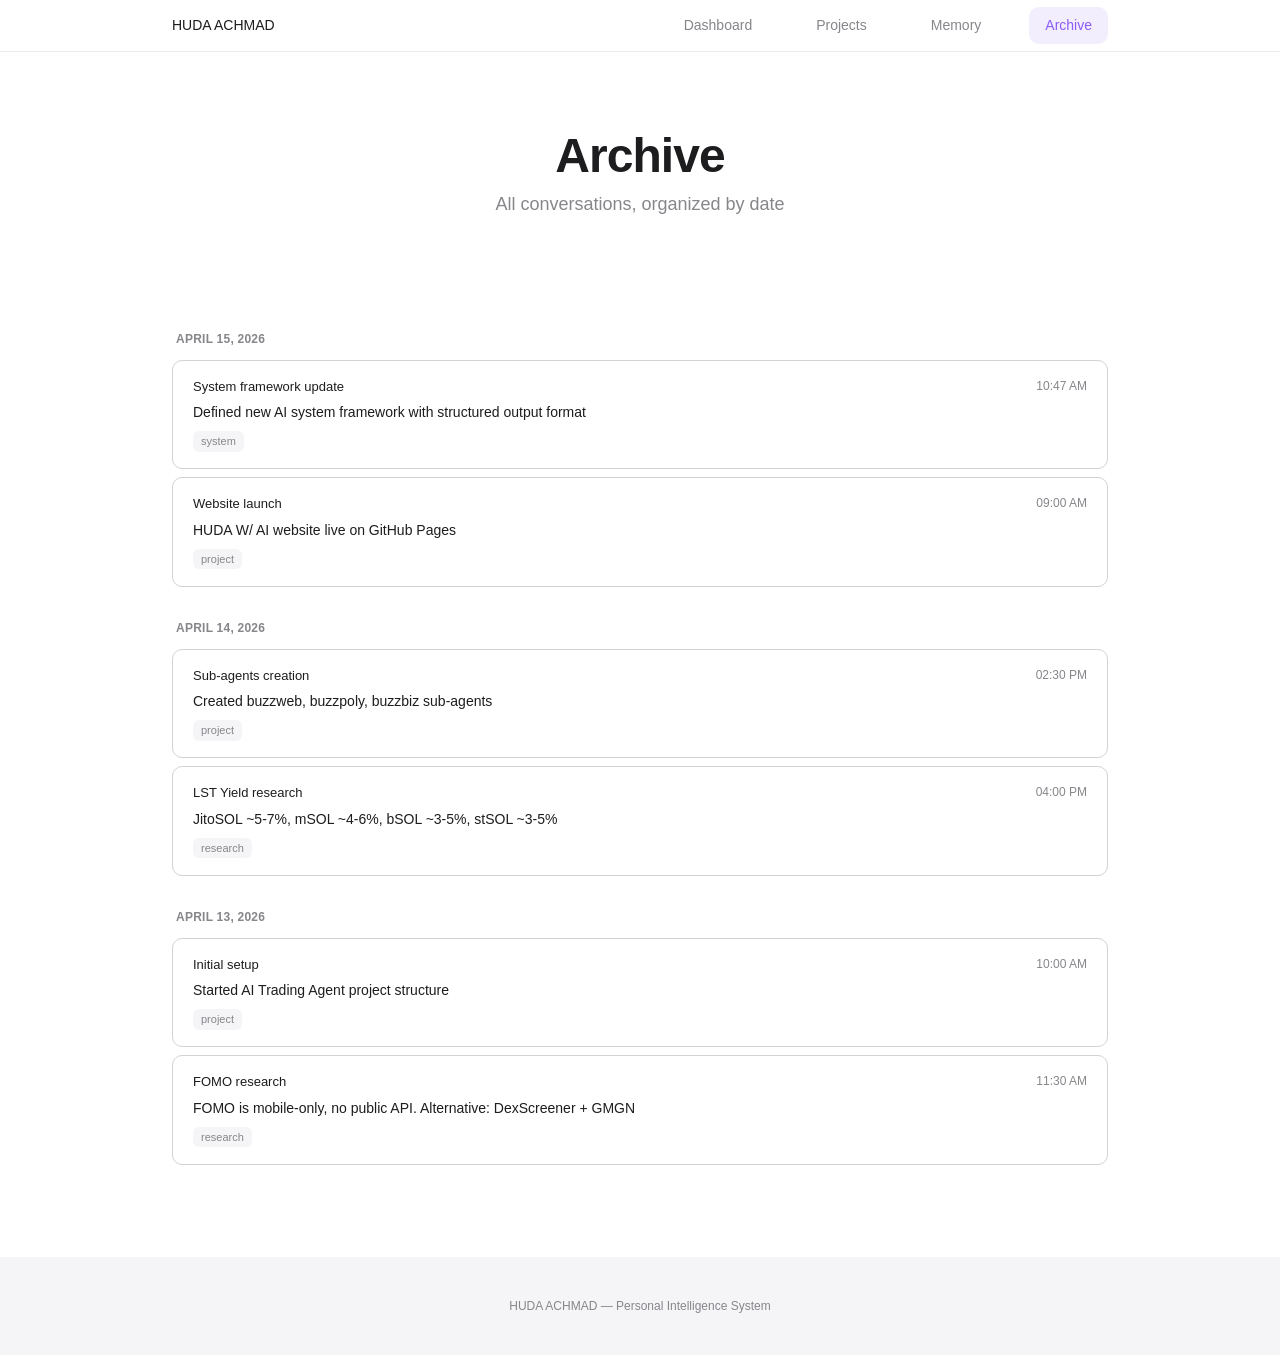
<file: archive.html>
<!DOCTYPE html>
<html lang="en">
<head>
    <meta charset="UTF-8">
    <meta name="viewport" content="width=device-width, initial-scale=1.0">
    <title>Archive | HUDA ACHMAD</title>
    <link rel="stylesheet" href="assets/css/styles.css">
    <style>
    :root {
        --bg: #ffffff;
        --bg-alt: #f5f5f7;
        --text: #1d1d1f;
        --text-secondary: #86868b;
        --accent: #0071e3;
        --border: #d2d2d7;
    }
    
    * { margin: 0; padding: 0; box-sizing: border-box; }
    
    body {
        font-family: -apple-system, BlinkMacSystemFont, 'SF Pro Text', sans-serif;
        background: var(--bg);
        color: var(--text);
        line-height: 1.5;
        -webkit-font-smoothing: antialiased;
    }
    
    nav {
        position: fixed;
        top: 0;
        left: 0;
        right: 0;
        height: 52px;
        background: rgba(255,255,255,0.8);
        backdrop-filter: saturate(180%) blur(20px);
        border-bottom: 1px solid rgba(0,0,0,0.08);
        display: flex;
        align-items: center;
        justify-content: center;
        z-index: 1000;
    }
    
    .nav-content {
        width: 100%;
        max-width: 980px;
        display: flex;
        align-items: center;
        justify-content: space-between;
        padding: 0 22px;
    }
    
    .nav-brand {
        font-size: 14px;
        font-weight: 500;
        color: var(--text);
        text-decoration: none;
    }
    
    .nav-links {
        display: flex;
        gap: 32px;
        list-style: none;
    }
    
    .nav-links a {
        font-size: 12px;
        color: var(--text-secondary);
        text-decoration: none;
        transition: color 0.2s;
    }
    
    .nav-links a:hover,
    .nav-links a.active {
        color: var(--text);
    }
    
    .hero {
        padding: 130px 22px 40px;
        text-align: center;
    }
    
    .hero-title {
        font-size: clamp(32px, 5vw, 48px);
        font-weight: 600;
        letter-spacing: -0.02em;
        margin-bottom: 8px;
    }
    
    .hero-subtitle {
        font-size: 18px;
        color: var(--text-secondary);
    }
    
    .section {
        padding: 40px 22px 60px;
        max-width: 980px;
        margin: 0 auto;
    }
    
    .section-title {
        font-size: 21px;
        font-weight: 600;
        margin-bottom: 24px;
        text-align: center;
    }
    
    .date-group {
        margin-bottom: 32px;
    }
    
    .date-label {
        font-size: 12px;
        font-weight: 600;
        color: var(--text-secondary);
        text-transform: uppercase;
        letter-spacing: 0.02em;
        margin-bottom: 12px;
        padding-left: 4px;
    }
    
    .archive-item {
        background: var(--bg);
        border-radius: 10px;
        padding: 16px 20px;
        border: 1px solid var(--border);
        margin-bottom: 8px;
    }
    
    .archive-item-header {
        display: flex;
        justify-content: space-between;
        margin-bottom: 6px;
    }
    
    .archive-item-time {
        font-size: 12px;
        color: var(--text-secondary);
    }
    
    .archive-item-content {
        font-size: 14px;
    }
    
    .archive-item-tag {
        display: inline-block;
        font-size: 11px;
        padding: 2px 8px;
        background: var(--bg-alt);
        border-radius: 6px;
        margin-top: 8px;
        color: var(--text-secondary);
    }
    
    footer {
        padding: 40px 22px;
        text-align: center;
        background: var(--bg-alt);
    }
    
    footer p {
        font-size: 12px;
        color: var(--text-secondary);
    }
    
    @media (max-width: 768px) {
        .nav-links { display: none; }
    }
    </style>
</head>
<body>
    <nav>
        <div class="nav-content">
            <a href="index.html" class="nav-brand">HUDA ACHMAD</a>
            <ul class="nav-links">
                <li><a href="index.html">Dashboard</a></li>
                <li><a href="projects.html">Projects</a></li>
                <li><a href="memory.html">Memory</a></li>
                <li><a href="archive.html" class="active">Archive</a></li>
            </ul>
        </div>
    </nav>

    <main>
        <section class="hero">
            <h1 class="hero-title">Archive</h1>
            <p class="hero-subtitle">All conversations, organized by date</p>
        </section>

        <section class="section">
            <div class="date-group">
                <div class="date-label">April 15, 2026</div>
                <div class="archive-item">
                    <div class="archive-item-header">
                        <span style="font-size: 13px; font-weight: 500;">System framework update</span>
                        <span class="archive-item-time">10:47 AM</span>
                    </div>
                    <div class="archive-item-content">Defined new AI system framework with structured output format</div>
                    <span class="archive-item-tag">system</span>
                </div>
                <div class="archive-item">
                    <div class="archive-item-header">
                        <span style="font-size: 13px; font-weight: 500;">Website launch</span>
                        <span class="archive-item-time">09:00 AM</span>
                    </div>
                    <div class="archive-item-content">HUDA W/ AI website live on GitHub Pages</div>
                    <span class="archive-item-tag">project</span>
                </div>
            </div>

            <div class="date-group">
                <div class="date-label">April 14, 2026</div>
                <div class="archive-item">
                    <div class="archive-item-header">
                        <span style="font-size: 13px; font-weight: 500;">Sub-agents creation</span>
                        <span class="archive-item-time">02:30 PM</span>
                    </div>
                    <div class="archive-item-content">Created buzzweb, buzzpoly, buzzbiz sub-agents</div>
                    <span class="archive-item-tag">project</span>
                </div>
                <div class="archive-item">
                    <div class="archive-item-header">
                        <span style="font-size: 13px; font-weight: 500;">LST Yield research</span>
                        <span class="archive-item-time">04:00 PM</span>
                    </div>
                    <div class="archive-item-content">JitoSOL ~5-7%, mSOL ~4-6%, bSOL ~3-5%, stSOL ~3-5%</div>
                    <span class="archive-item-tag">research</span>
                </div>
            </div>

            <div class="date-group">
                <div class="date-label">April 13, 2026</div>
                <div class="archive-item">
                    <div class="archive-item-header">
                        <span style="font-size: 13px; font-weight: 500;">Initial setup</span>
                        <span class="archive-item-time">10:00 AM</span>
                    </div>
                    <div class="archive-item-content">Started AI Trading Agent project structure</div>
                    <span class="archive-item-tag">project</span>
                </div>
                <div class="archive-item">
                    <div class="archive-item-header">
                        <span style="font-size: 13px; font-weight: 500;">FOMO research</span>
                        <span class="archive-item-time">11:30 AM</span>
                    </div>
                    <div class="archive-item-content">FOMO is mobile-only, no public API. Alternative: DexScreener + GMGN</div>
                    <span class="archive-item-tag">research</span>
                </div>
            </div>
        </section>
    </main>

    <footer>
        <p>HUDA ACHMAD — Personal Intelligence System</p>
    </footer>
</body>
</html>
</file>
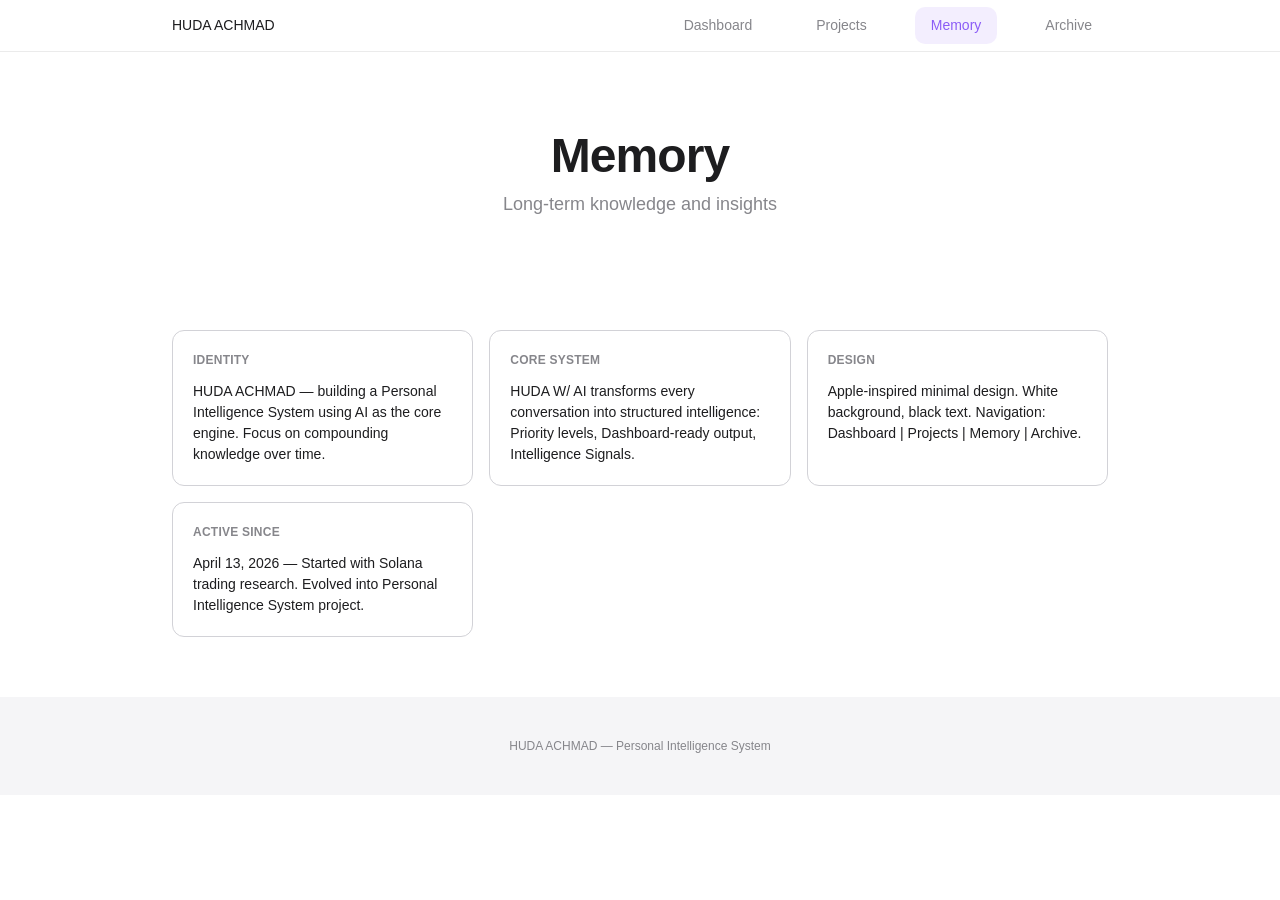
<file: memory.html>
<!DOCTYPE html>
<html lang="en">
<head>
    <meta charset="UTF-8">
    <meta name="viewport" content="width=device-width, initial-scale=1.0">
    <title>Memory | HUDA ACHMAD</title>
    <link rel="stylesheet" href="assets/css/styles.css">
    <style>
    :root {
        --bg: #ffffff;
        --bg-alt: #f5f5f7;
        --text: #1d1d1f;
        --text-secondary: #86868b;
        --accent: #0071e3;
        --border: #d2d2d7;
    }
    
    * { margin: 0; padding: 0; box-sizing: border-box; }
    
    body {
        font-family: -apple-system, BlinkMacSystemFont, 'SF Pro Text', sans-serif;
        background: var(--bg);
        color: var(--text);
        line-height: 1.5;
        -webkit-font-smoothing: antialiased;
    }
    
    nav {
        position: fixed;
        top: 0;
        left: 0;
        right: 0;
        height: 52px;
        background: rgba(255,255,255,0.8);
        backdrop-filter: saturate(180%) blur(20px);
        border-bottom: 1px solid rgba(0,0,0,0.08);
        display: flex;
        align-items: center;
        justify-content: center;
        z-index: 1000;
    }
    
    .nav-content {
        width: 100%;
        max-width: 980px;
        display: flex;
        align-items: center;
        justify-content: space-between;
        padding: 0 22px;
    }
    
    .nav-brand {
        font-size: 14px;
        font-weight: 500;
        color: var(--text);
        text-decoration: none;
    }
    
    .nav-links {
        display: flex;
        gap: 32px;
        list-style: none;
    }
    
    .nav-links a {
        font-size: 12px;
        color: var(--text-secondary);
        text-decoration: none;
        transition: color 0.2s;
    }
    
    .nav-links a:hover,
    .nav-links a.active {
        color: var(--text);
    }
    
    .hero {
        padding: 130px 22px 40px;
        text-align: center;
    }
    
    .hero-title {
        font-size: clamp(32px, 5vw, 48px);
        font-weight: 600;
        letter-spacing: -0.02em;
        margin-bottom: 8px;
    }
    
    .hero-subtitle {
        font-size: 18px;
        color: var(--text-secondary);
    }
    
    .section {
        padding: 40px 22px 60px;
        max-width: 980px;
        margin: 0 auto;
    }
    
    .section-title {
        font-size: 21px;
        font-weight: 600;
        margin-bottom: 24px;
        text-align: center;
    }
    
    .memory-grid {
        display: grid;
        grid-template-columns: repeat(auto-fit, minmax(280px, 1fr));
        gap: 16px;
    }
    
    .memory-card {
        background: var(--bg);
        border-radius: 12px;
        padding: 20px;
        border: 1px solid var(--border);
    }
    
    .memory-card-title {
        font-size: 12px;
        font-weight: 600;
        color: var(--text-secondary);
        text-transform: uppercase;
        letter-spacing: 0.02em;
        margin-bottom: 12px;
    }
    
    .memory-card-content {
        font-size: 14px;
        color: var(--text);
    }
    
    footer {
        padding: 40px 22px;
        text-align: center;
        background: var(--bg-alt);
    }
    
    footer p {
        font-size: 12px;
        color: var(--text-secondary);
    }
    
    @media (max-width: 768px) {
        .nav-links { display: none; }
    }
    </style>
</head>
<body>
    <nav>
        <div class="nav-content">
            <a href="index.html" class="nav-brand">HUDA ACHMAD</a>
            <ul class="nav-links">
                <li><a href="index.html">Dashboard</a></li>
                <li><a href="projects.html">Projects</a></li>
                <li><a href="memory.html" class="active">Memory</a></li>
                <li><a href="archive.html">Archive</a></li>
            </ul>
        </div>
    </nav>

    <main>
        <section class="hero">
            <h1 class="hero-title">Memory</h1>
            <p class="hero-subtitle">Long-term knowledge and insights</p>
        </section>

        <section class="section">
            <div class="memory-grid">
                <div class="memory-card">
                    <div class="memory-card-title">Identity</div>
                    <div class="memory-card-content">
                        HUDA ACHMAD — building a Personal Intelligence System using AI as the core engine.
                        Focus on compounding knowledge over time.
                    </div>
                </div>
                <div class="memory-card">
                    <div class="memory-card-title">Core System</div>
                    <div class="memory-card-content">
                        HUDA W/ AI transforms every conversation into structured intelligence:
                        Priority levels, Dashboard-ready output, Intelligence Signals.
                    </div>
                </div>
                <div class="memory-card">
                    <div class="memory-card-title">Design</div>
                    <div class="memory-card-content">
                        Apple-inspired minimal design. White background, black text.
                        Navigation: Dashboard | Projects | Memory | Archive.
                    </div>
                </div>
                <div class="memory-card">
                    <div class="memory-card-title">Active Since</div>
                    <div class="memory-card-content">
                        April 13, 2026 — Started with Solana trading research.
                        Evolved into Personal Intelligence System project.
                    </div>
                </div>
            </div>
        </section>
    </main>

    <footer>
        <p>HUDA ACHMAD — Personal Intelligence System</p>
    </footer>
</body>
</html>
</file>
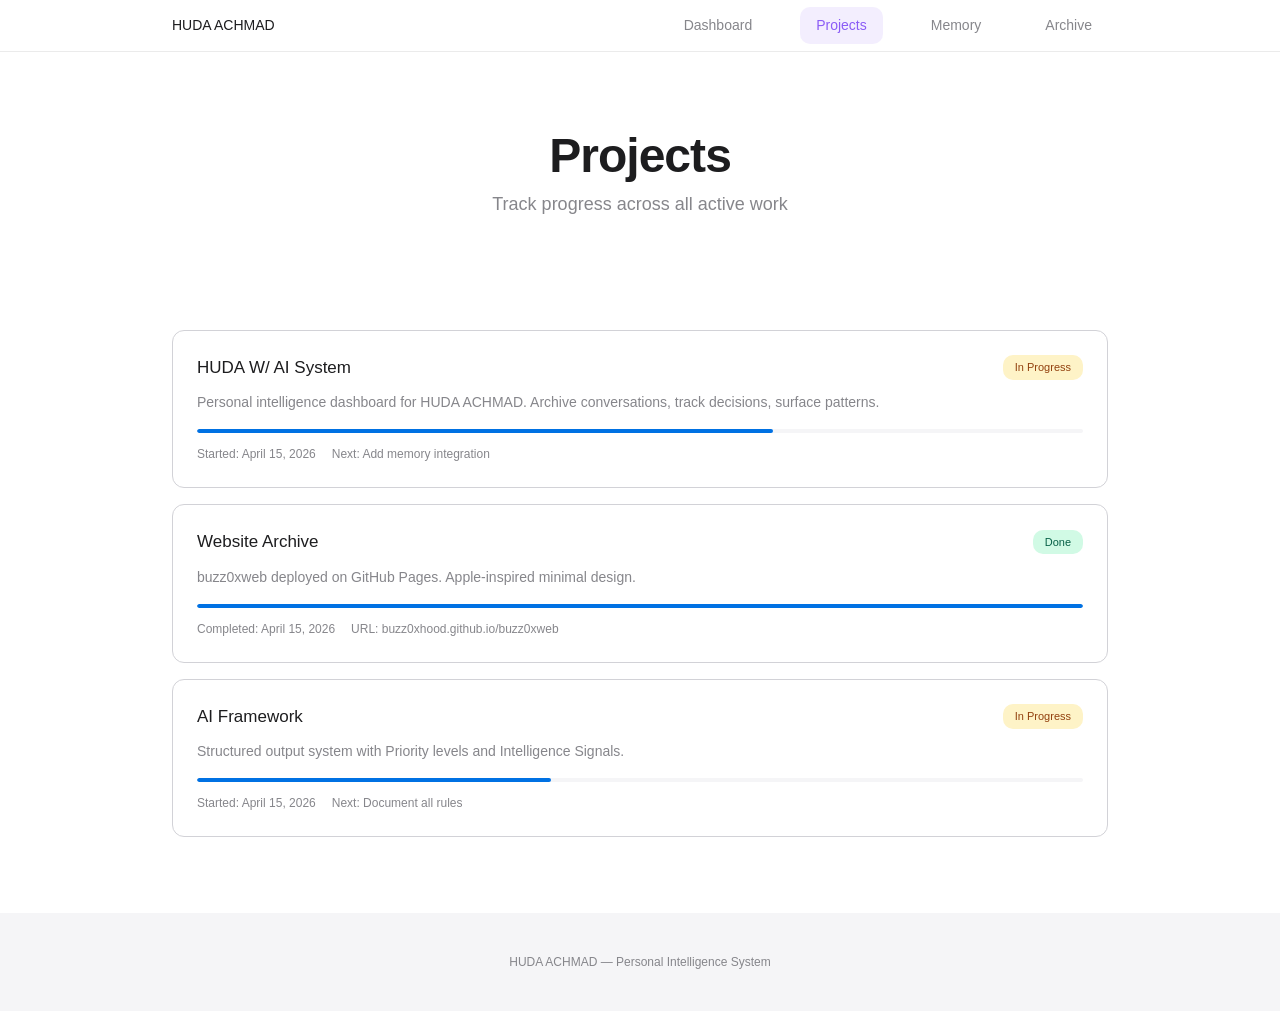
<file: projects.html>
<!DOCTYPE html>
<html lang="en">
<head>
    <meta charset="UTF-8">
    <meta name="viewport" content="width=device-width, initial-scale=1.0">
    <title>Projects | HUDA ACHMAD</title>
    <link rel="stylesheet" href="assets/css/styles.css">
    <style>
    :root {
        --bg: #ffffff;
        --bg-alt: #f5f5f7;
        --text: #1d1d1f;
        --text-secondary: #86868b;
        --accent: #0071e3;
        --border: #d2d2d7;
    }
    
    * { margin: 0; padding: 0; box-sizing: border-box; }
    
    body {
        font-family: -apple-system, BlinkMacSystemFont, 'SF Pro Text', sans-serif;
        background: var(--bg);
        color: var(--text);
        line-height: 1.5;
        -webkit-font-smoothing: antialiased;
    }
    
    nav {
        position: fixed;
        top: 0;
        left: 0;
        right: 0;
        height: 52px;
        background: rgba(255,255,255,0.8);
        backdrop-filter: saturate(180%) blur(20px);
        border-bottom: 1px solid rgba(0,0,0,0.08);
        display: flex;
        align-items: center;
        justify-content: center;
        z-index: 1000;
    }
    
    .nav-content {
        width: 100%;
        max-width: 980px;
        display: flex;
        align-items: center;
        justify-content: space-between;
        padding: 0 22px;
    }
    
    .nav-brand {
        font-size: 14px;
        font-weight: 500;
        color: var(--text);
        text-decoration: none;
    }
    
    .nav-links {
        display: flex;
        gap: 32px;
        list-style: none;
    }
    
    .nav-links a {
        font-size: 12px;
        color: var(--text-secondary);
        text-decoration: none;
        transition: color 0.2s;
    }
    
    .nav-links a:hover,
    .nav-links a.active {
        color: var(--text);
    }
    
    .hero {
        padding: 130px 22px 40px;
        text-align: center;
    }
    
    .hero-title {
        font-size: clamp(32px, 5vw, 48px);
        font-weight: 600;
        letter-spacing: -0.02em;
        margin-bottom: 8px;
    }
    
    .hero-subtitle {
        font-size: 18px;
        color: var(--text-secondary);
    }
    
    .section {
        padding: 40px 22px 60px;
        max-width: 980px;
        margin: 0 auto;
    }
    
    .section-title {
        font-size: 21px;
        font-weight: 600;
        margin-bottom: 24px;
        text-align: center;
    }
    
    .project-card {
        background: var(--bg);
        border-radius: 12px;
        padding: 24px;
        border: 1px solid var(--border);
        margin-bottom: 16px;
    }
    
    .project-header {
        display: flex;
        justify-content: space-between;
        align-items: center;
        margin-bottom: 12px;
    }
    
    .project-name {
        font-size: 17px;
        font-weight: 500;
    }
    
    .project-status {
        font-size: 11px;
        padding: 4px 12px;
        border-radius: 10px;
        background: #d1fae5;
        color: #065f46;
    }
    
    .project-status.in-progress {
        background: #fef3c7;
        color: #92400e;
    }
    
    .project-status.pending {
        background: #f3f4f6;
        color: #6b7280;
    }
    
    .project-desc {
        font-size: 14px;
        color: var(--text-secondary);
        margin-bottom: 16px;
    }
    
    .progress-bar {
        height: 4px;
        background: var(--bg-alt);
        border-radius: 2px;
        overflow: hidden;
        margin-bottom: 12px;
    }
    
    .progress-fill {
        height: 100%;
        background: var(--accent);
        border-radius: 2px;
    }
    
    .project-meta {
        display: flex;
        gap: 16px;
        font-size: 12px;
        color: var(--text-secondary);
    }
    
    footer {
        padding: 40px 22px;
        text-align: center;
        background: var(--bg-alt);
    }
    
    footer p {
        font-size: 12px;
        color: var(--text-secondary);
    }
    
    @media (max-width: 768px) {
        .nav-links { display: none; }
    }
    </style>
</head>
<body>
    <nav>
        <div class="nav-content">
            <a href="index.html" class="nav-brand">HUDA ACHMAD</a>
            <ul class="nav-links">
                <li><a href="index.html">Dashboard</a></li>
                <li><a href="projects.html" class="active">Projects</a></li>
                <li><a href="memory.html">Memory</a></li>
                <li><a href="archive.html">Archive</a></li>
            </ul>
        </div>
    </nav>

    <main>
        <section class="hero">
            <h1 class="hero-title">Projects</h1>
            <p class="hero-subtitle">Track progress across all active work</p>
        </section>

        <section class="section">
            <div class="project-card">
                <div class="project-header">
                    <span class="project-name">HUDA W/ AI System</span>
                    <span class="project-status in-progress">In Progress</span>
                </div>
                <p class="project-desc">Personal intelligence dashboard for HUDA ACHMAD. Archive conversations, track decisions, surface patterns.</p>
                <div class="progress-bar">
                    <div class="progress-fill" style="width: 65%;"></div>
                </div>
                <div class="project-meta">
                    <span>Started: April 15, 2026</span>
                    <span>Next: Add memory integration</span>
                </div>
            </div>

            <div class="project-card">
                <div class="project-header">
                    <span class="project-name">Website Archive</span>
                    <span class="project-status">Done</span>
                </div>
                <p class="project-desc">buzz0xweb deployed on GitHub Pages. Apple-inspired minimal design.</p>
                <div class="progress-bar">
                    <div class="progress-fill" style="width: 100%;"></div>
                </div>
                <div class="project-meta">
                    <span>Completed: April 15, 2026</span>
                    <span>URL: buzz0xhood.github.io/buzz0xweb</span>
                </div>
            </div>

            <div class="project-card">
                <div class="project-header">
                    <span class="project-name">AI Framework</span>
                    <span class="project-status in-progress">In Progress</span>
                </div>
                <p class="project-desc">Structured output system with Priority levels and Intelligence Signals.</p>
                <div class="progress-bar">
                    <div class="progress-fill" style="width: 40%;"></div>
                </div>
                <div class="project-meta">
                    <span>Started: April 15, 2026</span>
                    <span>Next: Document all rules</span>
                </div>
            </div>
        </section>
    </main>

    <footer>
        <p>HUDA ACHMAD — Personal Intelligence System</p>
    </footer>
</body>
</html>
</file>
<file: assets/css/styles.css>
/* ========================================
   Solana Trading Archive - Main Styles
   Dark Crypto Premium Aesthetic
   ======================================== */

:root {
    --bg-primary: #0a0a0f;
    --bg-secondary: #12121a;
    --bg-card: #1a1a24;
    --bg-card-hover: #22222e;
    --bg-input: #0f0f18;
    
    --accent-primary: #8b5cf6;
    --accent-secondary: #a78bfa;
    --accent-glow: rgba(139, 92, 246, 0.3);
    
    --gains: #22c55e;
    --loss: #ef4444;
    --warning: #f59e0b;
    
    --text-primary: #ffffff;
    --text-secondary: #a1a1aa;
    --text-muted: #71717a;
    
    --border-color: #27272a;
    --border-light: #3f3f46;
    
    --font-sans: 'Inter', -apple-system, BlinkMacSystemFont, sans-serif;
    --font-mono: 'JetBrains Mono', 'Fira Code', monospace;
    
    --radius-sm: 6px;
    --radius-md: 10px;
    --radius-lg: 16px;
    --radius-xl: 24px;
    
    --shadow-sm: 0 2px 8px rgba(0, 0, 0, 0.3);
    --shadow-md: 0 4px 16px rgba(0, 0, 0, 0.4);
    --shadow-lg: 0 8px 32px rgba(0, 0, 0, 0.5);
    --shadow-glow: 0 0 30px var(--accent-glow);
    
    --transition-fast: 150ms ease;
    --transition-normal: 250ms ease;
    --transition-slow: 400ms ease;
}

* {
    margin: 0;
    padding: 0;
    box-sizing: border-box;
}

html {
    scroll-behavior: smooth;
}

body {
    font-family: var(--font-sans);
    background: var(--bg-primary);
    color: var(--text-primary);
    line-height: 1.6;
    min-height: 100vh;
    overflow-x: hidden;
}

a {
    color: var(--accent-primary);
    text-decoration: none;
    transition: color var(--transition-fast);
}

a:hover {
    color: var(--accent-secondary);
}

/* ========================================
   Navigation
   ======================================== */

.navbar {
    position: fixed;
    top: 0;
    left: 0;
    right: 0;
    height: 64px;
    background: rgba(10, 10, 15, 0.9);
    backdrop-filter: blur(20px);
    -webkit-backdrop-filter: blur(20px);
    border-bottom: 1px solid var(--border-color);
    display: flex;
    align-items: center;
    justify-content: space-between;
    padding: 0 24px;
    z-index: 1000;
}

.nav-brand {
    display: flex;
    align-items: center;
    gap: 10px;
}

.brand-icon {
    font-size: 24px;
}

.brand-text {
    font-size: 18px;
    font-weight: 600;
    background: linear-gradient(135deg, var(--accent-primary), var(--accent-secondary));
    -webkit-background-clip: text;
    -webkit-text-fill-color: transparent;
    background-clip: text;
}

.nav-links {
    display: flex;
    list-style: none;
    gap: 8px;
}

.nav-links li a {
    display: flex;
    align-items: center;
    gap: 6px;
    padding: 8px 16px;
    color: var(--text-secondary);
    font-size: 14px;
    font-weight: 500;
    border-radius: var(--radius-md);
    transition: all var(--transition-fast);
}

.nav-links li a:hover {
    color: var(--text-primary);
    background: var(--bg-card);
}

.nav-links li a.active {
    color: var(--accent-primary);
    background: rgba(139, 92, 246, 0.1);
}

.nav-links li a.nav-chat {
    background: linear-gradient(135deg, var(--accent-primary), #7c3aed);
    color: white;
}

.nav-links li a.nav-chat:hover {
    background: linear-gradient(135deg, #9d6ff8, #8b5cf6);
    color: white;
}

.nav-toggle {
    display: none;
    background: none;
    border: none;
    color: var(--text-primary);
    font-size: 20px;
    cursor: pointer;
    padding: 8px;
}

/* ========================================
   Hero Section
   ======================================== */

.hero {
    position: relative;
    padding: 140px 24px 80px;
    text-align: center;
    overflow: hidden;
}

.hero-bg {
    position: absolute;
    top: 0;
    left: 0;
    right: 0;
    bottom: 0;
    background: radial-gradient(ellipse at 50% 0%, rgba(139, 92, 246, 0.15) 0%, transparent 60%);
    pointer-events: none;
}

.hero-content {
    position: relative;
    max-width: 800px;
    margin: 0 auto;
}

.hero-title {
    font-size: clamp(32px, 6vw, 56px);
    font-weight: 700;
    line-height: 1.1;
    margin-bottom: 20px;
    letter-spacing: -0.02em;
}

.gradient-text {
    background: linear-gradient(135deg, #a78bfa 0%, #8b5cf6 50%, #7c3aed 100%);
    -webkit-background-clip: text;
    -webkit-text-fill-color: transparent;
    background-clip: text;
}

.hero-subtitle {
    font-size: 18px;
    color: var(--text-secondary);
    max-width: 600px;
    margin: 0 auto 32px;
}

.hero-actions {
    display: flex;
    gap: 16px;
    justify-content: center;
    flex-wrap: wrap;
}

.btn {
    display: inline-flex;
    align-items: center;
    gap: 8px;
    padding: 12px 24px;
    font-size: 14px;
    font-weight: 600;
    border-radius: var(--radius-lg);
    border: none;
    cursor: pointer;
    transition: all var(--transition-normal);
}

.btn-primary {
    background: linear-gradient(135deg, var(--accent-primary), #7c3aed);
    color: white;
    box-shadow: var(--shadow-md), 0 0 20px rgba(139, 92, 246, 0.2);
}

.btn-primary:hover {
    transform: translateY(-2px);
    box-shadow: var(--shadow-lg), 0 0 30px rgba(139, 92, 246, 0.3);
}

.btn-secondary {
    background: var(--bg-card);
    color: var(--text-primary);
    border: 1px solid var(--border-color);
}

.btn-secondary:hover {
    background: var(--bg-card-hover);
    border-color: var(--border-light);
    transform: translateY(-2px);
}

/* ========================================
   Stats Dashboard
   ======================================== */

.stats-dashboard {
    padding: 40px 24px;
    max-width: 1200px;
    margin: 0 auto;
}

.stats-grid {
    display: grid;
    grid-template-columns: repeat(auto-fit, minmax(200px, 1fr));
    gap: 20px;
}

.stat-card {
    display: flex;
    align-items: center;
    gap: 16px;
    padding: 24px;
    background: var(--bg-card);
    border: 1px solid var(--border-color);
    border-radius: var(--radius-lg);
    transition: all var(--transition-normal);
}

.stat-card:hover {
    transform: translateY(-4px);
    border-color: var(--accent-primary);
    box-shadow: var(--shadow-glow);
}

.stat-icon {
    width: 56px;
    height: 56px;
    display: flex;
    align-items: center;
    justify-content: center;
    background: linear-gradient(135deg, var(--accent-primary), #7c3aed);
    border-radius: var(--radius-md);
    font-size: 24px;
    color: white;
}

.stat-info {
    display: flex;
    flex-direction: column;
}

.stat-value {
    font-size: 32px;
    font-weight: 700;
    line-height: 1;
}

.stat-label {
    font-size: 13px;
    color: var(--text-secondary);
    margin-top: 4px;
}

/* ========================================
   Section Titles
   ======================================== */

.section-title {
    display: flex;
    align-items: center;
    gap: 12px;
    font-size: 24px;
    font-weight: 600;
    margin-bottom: 24px;
}

.section-title i {
    color: var(--accent-primary);
}

/* ========================================
   Recent Topics
   ======================================== */

.recent-topics {
    padding: 40px 24px;
    max-width: 1200px;
    margin: 0 auto;
}

.topics-grid {
    display: grid;
    grid-template-columns: repeat(auto-fill, minmax(320px, 1fr));
    gap: 20px;
}

.topic-card {
    display: flex;
    gap: 16px;
    padding: 24px;
    background: var(--bg-card);
    border: 1px solid var(--border-color);
    border-radius: var(--radius-lg);
    transition: all var(--transition-normal);
    color: var(--text-primary);
}

.topic-card:hover {
    transform: translateY(-4px);
    border-color: var(--accent-primary);
    box-shadow: var(--shadow-glow);
    background: var(--bg-card-hover);
}

.topic-icon {
    width: 48px;
    height: 48px;
    display: flex;
    align-items: center;
    justify-content: center;
    background: rgba(139, 92, 246, 0.15);
    border-radius: var(--radius-md);
    font-size: 20px;
    color: var(--accent-primary);
    flex-shrink: 0;
}

.topic-info h3 {
    font-size: 16px;
    font-weight: 600;
    margin-bottom: 6px;
}

.topic-info p {
    font-size: 14px;
    color: var(--text-secondary);
    margin-bottom: 8px;
}

.topic-meta {
    font-size: 12px;
    color: var(--text-muted);
}

/* ========================================
   Action Board
   ======================================== */

.action-board {
    padding: 40px 24px;
    max-width: 1200px;
    margin: 0 auto;
}

.status-columns {
    display: grid;
    grid-template-columns: repeat(auto-fit, minmax(280px, 1fr));
    gap: 24px;
}

.status-column {
    background: var(--bg-card);
    border: 1px solid var(--border-color);
    border-radius: var(--radius-lg);
    padding: 20px;
}

.status-column.done {
    border-top: 3px solid var(--gains);
}

.status-column.in-progress {
    border-top: 3px solid var(--warning);
}

.status-column.pending {
    border-top: 3px solid var(--text-muted);
}

.column-header {
    display: flex;
    align-items: center;
    gap: 10px;
    margin-bottom: 16px;
}

.column-header h3 {
    font-size: 16px;
    font-weight: 600;
    flex: 1;
}

.column-header .count {
    background: var(--bg-input);
    padding: 2px 10px;
    border-radius: var(--radius-sm);
    font-size: 13px;
    color: var(--text-secondary);
}

.status-dot {
    width: 10px;
    height: 10px;
    border-radius: 50%;
}

.status-dot.done {
    background: var(--gains);
    box-shadow: 0 0 8px var(--gains);
}

.status-dot.in-progress {
    background: var(--warning);
    box-shadow: 0 0 8px var(--warning);
}

.status-dot.pending {
    background: var(--text-muted);
}

.action-list {
    list-style: none;
}

.action-list li {
    padding: 10px 0;
    font-size: 14px;
    color: var(--text-secondary);
    border-bottom: 1px solid var(--border-color);
}

.action-list li:last-child {
    border-bottom: none;
}

.action-list li::before {
    content: "•";
    color: var(--accent-primary);
    margin-right: 8px;
}

/* ========================================
   Next Steps
   ======================================== */

.next-steps {
    padding: 40px 24px 80px;
    max-width: 800px;
    margin: 0 auto;
}

.steps-list {
    list-style: none;
}

.steps-list li {
    display: flex;
    align-items: flex-start;
    gap: 16px;
    padding: 16px 0;
    font-size: 15px;
    color: var(--text-secondary);
    border-bottom: 1px solid var(--border-color);
}

.steps-list li:last-child {
    border-bottom: none;
}

.step-number {
    width: 32px;
    height: 32px;
    display: flex;
    align-items: center;
    justify-content: center;
    background: linear-gradient(135deg, var(--accent-primary), #7c3aed);
    border-radius: 50%;
    font-size: 14px;
    font-weight: 600;
    color: white;
    flex-shrink: 0;
}

/* ========================================
   Footer
   ======================================== */

.footer {
    background: var(--bg-secondary);
    border-top: 1px solid var(--border-color);
    padding: 32px 24px;
    text-align: center;
}

.footer-content p {
    font-size: 14px;
    color: var(--text-secondary);
}

.footer-meta {
    font-size: 12px !important;
    color: var(--text-muted) !important;
    margin-top: 8px;
}

/* ========================================
   Floating Chat Button
   ======================================== */

.floating-chat {
    position: fixed;
    bottom: 24px;
    right: 24px;
    width: 60px;
    height: 60px;
    display: flex;
    align-items: center;
    justify-content: center;
    background: linear-gradient(135deg, var(--accent-primary), #7c3aed);
    border-radius: 50%;
    font-size: 24px;
    color: white;
    cursor: pointer;
    box-shadow: var(--shadow-lg), 0 0 30px rgba(139, 92, 246, 0.4);
    transition: all var(--transition-normal);
    z-index: 999;
}

.floating-chat:hover {
    transform: scale(1.1);
    box-shadow: var(--shadow-lg), 0 0 50px rgba(139, 92, 246, 0.5);
}

/* ========================================
   Chat Modal
   ======================================== */

.chat-modal {
    position: fixed;
    top: 0;
    left: 0;
    right: 0;
    bottom: 0;
    background: rgba(0, 0, 0, 0.8);
    backdrop-filter: blur(8px);
    display: none;
    align-items: center;
    justify-content: center;
    z-index: 2000;
    padding: 24px;
}

.chat-modal.active {
    display: flex;
}

.chat-modal-content {
    width: 100%;
    max-width: 900px;
    height: 80vh;
    background: var(--bg-secondary);
    border-radius: var(--radius-xl);
    border: 1px solid var(--border-color);
    overflow: hidden;
    display: flex;
    flex-direction: column;
}

.chat-modal-header {
    display: flex;
    align-items: center;
    justify-content: space-between;
    padding: 16px 20px;
    background: var(--bg-card);
    border-bottom: 1px solid var(--border-color);
    font-weight: 600;
}

.chat-modal-header i {
    color: var(--accent-primary);
    margin-right: 8px;
}

.chat-close {
    background: none;
    border: none;
    color: var(--text-secondary);
    font-size: 20px;
    cursor: pointer;
    padding: 4px;
    transition: color var(--transition-fast);
}

.chat-close:hover {
    color: var(--text-primary);
}

.chat-modal-body {
    flex: 1;
    overflow: hidden;
}

.chat-modal-body iframe {
    width: 100%;
    height: 100%;
    border: none;
}

/* ========================================
   Archive Page
   ======================================== */

.page-header {
    padding: 120px 24px 40px;
    text-align: center;
    background: radial-gradient(ellipse at 50% 0%, rgba(139, 92, 246, 0.1) 0%, transparent 60%);
}

.page-header h1 {
    font-size: 36px;
    font-weight: 700;
    margin-bottom: 12px;
}

.page-header p {
    color: var(--text-secondary);
    max-width: 600px;
    margin: 0 auto;
}

.archive-container {
    padding: 40px 24px;
    max-width: 1000px;
    margin: 0 auto;
}

.date-selector {
    display: flex;
    gap: 12px;
    margin-bottom: 24px;
    flex-wrap: wrap;
}

.date-btn {
    padding: 10px 20px;
    background: var(--bg-card);
    border: 1px solid var(--border-color);
    border-radius: var(--radius-md);
    color: var(--text-secondary);
    font-size: 14px;
    cursor: pointer;
    transition: all var(--transition-fast);
}

.date-btn:hover,
.date-btn.active {
    background: var(--accent-primary);
    border-color: var(--accent-primary);
    color: white;
}

.messages-list {
    display: flex;
    flex-direction: column;
    gap: 12px;
}

.message-card {
    background: var(--bg-card);
    border: 1px solid var(--border-color);
    border-radius: var(--radius-md);
    padding: 16px;
    transition: all var(--transition-fast);
}

.message-card:hover {
    border-color: var(--accent-primary);
    transform: translateX(4px);
}

.message-header {
    display: flex;
    align-items: center;
    gap: 12px;
    margin-bottom: 10px;
}

.message-avatar {
    width: 36px;
    height: 36px;
    border-radius: 50%;
    background: linear-gradient(135deg, var(--accent-primary), #7c3aed);
    display: flex;
    align-items: center;
    justify-content: center;
    font-size: 14px;
    font-weight: 600;
}

.message-sender {
    font-weight: 600;
    font-size: 14px;
}

.message-time {
    font-size: 12px;
    color: var(--text-muted);
    margin-left: auto;
}

.message-content {
    font-size: 14px;
    color: var(--text-secondary);
    line-height: 1.5;
}

.message-topic {
    display: inline-block;
    padding: 4px 10px;
    background: rgba(139, 92, 246, 0.15);
    border-radius: var(--radius-sm);
    font-size: 12px;
    color: var(--accent-primary);
    margin-top: 10px;
}

/* ========================================
   Topics Page
   ======================================== */

.topics-container {
    padding: 40px 24px 80px;
    max-width: 1200px;
    margin: 0 auto;
}

.topics-category {
    margin-bottom: 48px;
}

.category-title {
    font-size: 20px;
    font-weight: 600;
    margin-bottom: 16px;
    display: flex;
    align-items: center;
    gap: 8px;
}

.category-title i {
    color: var(--accent-primary);
}

.topic-items {
    display: grid;
    grid-template-columns: repeat(auto-fill, minmax(300px, 1fr));
    gap: 16px;
}

.topic-item {
    background: var(--bg-card);
    border: 1px solid var(--border-color);
    border-radius: var(--radius-md);
    padding: 20px;
    transition: all var(--transition-fast);
}

.topic-item:hover {
    border-color: var(--accent-primary);
    transform: translateY(-2px);
}

.topic-item h4 {
    font-size: 15px;
    font-weight: 600;
    margin-bottom: 6px;
}

.topic-item p {
    font-size: 13px;
    color: var(--text-secondary);
}

.topic-stats {
    display: flex;
    gap: 16px;
    margin-top: 12px;
    font-size: 12px;
    color: var(--text-muted);
}

.topic-stats span {
    display: flex;
    align-items: center;
    gap: 4px;
}

/* ========================================
   Analytics Page
   ======================================== */

.analytics-container {
    padding: 40px 24px 80px;
    max-width: 1200px;
    margin: 0 auto;
}

.analytics-grid {
    display: grid;
    grid-template-columns: repeat(auto-fit, minmax(350px, 1fr));
    gap: 24px;
    margin-bottom: 40px;
}

.chart-card {
    background: var(--bg-card);
    border: 1px solid var(--border-color);
    border-radius: var(--radius-lg);
    padding: 24px;
}

.chart-card h3 {
    font-size: 16px;
    font-weight: 600;
    margin-bottom: 20px;
    display: flex;
    align-items: center;
    gap: 8px;
}

.chart-card h3 i {
    color: var(--accent-primary);
}

.chart-container {
    position: relative;
    height: 250px;
}

/* ========================================
   Chat Page
   ======================================== */

.chat-container {
    display: flex;
    height: 100vh;
    padding-top: 64px;
}

.chat-sidebar {
    width: 280px;
    background: var(--bg-secondary);
    border-right: 1px solid var(--border-color);
    padding: 20px;
    overflow-y: auto;
    flex-shrink: 0;
}

.sidebar-header {
    font-size: 14px;
    font-weight: 600;
    color: var(--text-muted);
    margin-bottom: 16px;
    text-transform: uppercase;
    letter-spacing: 0.05em;
}

.chat-history-list {
    display: flex;
    flex-direction: column;
    gap: 8px;
}

.chat-history-item {
    padding: 12px;
    background: var(--bg-card);
    border-radius: var(--radius-md);
    font-size: 13px;
    color: var(--text-secondary);
    cursor: pointer;
    transition: all var(--transition-fast);
    white-space: nowrap;
    overflow: hidden;
    text-overflow: ellipsis;
}

.chat-history-item:hover,
.chat-history-item.active {
    background: var(--accent-primary);
    color: white;
}

.chat-main {
    flex: 1;
    display: flex;
    flex-direction: column;
    overflow: hidden;
}

.chat-messages {
    flex: 1;
    overflow-y: auto;
    padding: 24px;
    display: flex;
    flex-direction: column;
    gap: 16px;
}

.chat-message {
    display: flex;
    gap: 12px;
    max-width: 80%;
}

.chat-message.user {
    align-self: flex-end;
    flex-direction: row-reverse;
}

.chat-message-avatar {
    width: 36px;
    height: 36px;
    border-radius: 50%;
    display: flex;
    align-items: center;
    justify-content: center;
    font-size: 14px;
    font-weight: 600;
    flex-shrink: 0;
}

.chat-message.ai .chat-message-avatar {
    background: linear-gradient(135deg, var(--accent-primary), #7c3aed);
    color: white;
}

.chat-message.user .chat-message-avatar {
    background: var(--bg-card);
    color: var(--text-primary);
}

.chat-message-content {
    padding: 12px 16px;
    border-radius: var(--radius-lg);
    font-size: 14px;
    line-height: 1.5;
}

.chat-message.ai .chat-message-content {
    background: var(--bg-card);
    border: 1px solid var(--border-color);
}

.chat-message.user .chat-message-content {
    background: linear-gradient(135deg, var(--accent-primary), #7c3aed);
    color: white;
}

.typing-indicator {
    display: flex;
    gap: 4px;
    padding: 12px 16px;
    background: var(--bg-card);
    border-radius: var(--radius-lg);
    width: fit-content;
}

.typing-indicator span {
    width: 8px;
    height: 8px;
    background: var(--accent-primary);
    border-radius: 50%;
    animation: typing-bounce 1.4s infinite ease-in-out;
}

.typing-indicator span:nth-child(2) {
    animation-delay: 0.2s;
}

.typing-indicator span:nth-child(3) {
    animation-delay: 0.4s;
}

.chat-input-container {
    padding: 16px 24px;
    background: var(--bg-secondary);
    border-top: 1px solid var(--border-color);
    display: flex;
    gap: 12px;
    align-items: flex-end;
}

.chat-input {
    flex: 1;
    background: var(--bg-input);
    border: 1px solid var(--border-color);
    border-radius: var(--radius-lg);
    padding: 12px 16px;
    color: var(--text-primary);
    font-size: 14px;
    font-family: var(--font-sans);
    resize: none;
    max-height: 150px;
    min-height: 44px;
}

.chat-input:focus {
    outline: none;
    border-color: var(--accent-primary);
}

.chat-input::placeholder {
    color: var(--text-muted);
}

.chat-send-btn {
    width: 44px;
    height: 44px;
    display: flex;
    align-items: center;
    justify-content: center;
    background: linear-gradient(135deg, var(--accent-primary), #7c3aed);
    border: none;
    border-radius: var(--radius-md);
    color: white;
    font-size: 18px;
    cursor: pointer;
    transition: all var(--transition-fast);
}

.chat-send-btn:hover {
    transform: scale(1.05);
}

.chat-send-btn:disabled {
    opacity: 0.5;
    cursor: not-allowed;
}

/* ========================================
   Back to Top Button
   ======================================== */

.back-to-top {
    position: fixed;
    bottom: 100px;
    right: 24px;
    width: 44px;
    height: 44px;
    display: flex;
    align-items: center;
    justify-content: center;
    background: var(--bg-card);
    border: 1px solid var(--border-color);
    border-radius: 50%;
    color: var(--text-secondary);
    font-size: 18px;
    cursor: pointer;
    opacity: 0;
    visibility: hidden;
    transition: all var(--transition-normal);
    z-index: 998;
}

.back-to-top.visible {
    opacity: 1;
    visibility: visible;
}

.back-to-top:hover {
    background: var(--accent-primary);
    border-color: var(--accent-primary);
    color: white;
}

/* ========================================
   Search Modal
   ======================================== */

.search-modal {
    position: fixed;
    top: 0;
    left: 0;
    right: 0;
    bottom: 0;
    background: rgba(0, 0, 0, 0.9);
    backdrop-filter: blur(12px);
    display: none;
    align-items: flex-start;
    justify-content: center;
    padding-top: 120px;
    z-index: 2000;
}

.search-modal.active {
    display: flex;
}

.search-container {
    width: 100%;
    max-width: 600px;
    background: var(--bg-secondary);
    border: 1px solid var(--border-color);
    border-radius: var(--radius-xl);
    overflow: hidden;
}

.search-input-wrapper {
    display: flex;
    align-items: center;
    padding: 16px 20px;
    border-bottom: 1px solid var(--border-color);
}

.search-input-wrapper i {
    color: var(--text-muted);
    margin-right: 12px;
    font-size: 18px;
}

.search-input-wrapper input {
    flex: 1;
    background: none;
    border: none;
    color: var(--text-primary);
    font-size: 16px;
    outline: none;
}

.search-input-wrapper input::placeholder {
    color: var(--text-muted);
}

.search-results {
    max-height: 400px;
    overflow-y: auto;
}

.search-result-item {
    padding: 16px 20px;
    border-bottom: 1px solid var(--border-color);
    cursor: pointer;
    transition: background var(--transition-fast);
}

.search-result-item:hover {
    background: var(--bg-card);
}

.search-result-item:last-child {
    border-bottom: none;
}

.search-result-title {
    font-weight: 600;
    font-size: 14px;
    margin-bottom: 4px;
}

.search-result-preview {
    font-size: 13px;
    color: var(--text-secondary);
}

.search-no-results {
    padding: 40px;
    text-align: center;
    color: var(--text-muted);
}

.search-hint {
    padding: 12px 20px;
    font-size: 12px;
    color: var(--text-muted);
    display: flex;
    gap: 16px;
}

.search-hint kbd {
    background: var(--bg-input);
    padding: 2px 8px;
    border-radius: 4px;
    font-family: var(--font-mono);
}

/* ========================================
   Responsive
   ======================================== */

@media (max-width: 768px) {
    .nav-links {
        display: none;
        position: absolute;
        top: 64px;
        left: 0;
        right: 0;
        background: var(--bg-secondary);
        border-bottom: 1px solid var(--border-color);
        flex-direction: column;
        padding: 16px;
    }

    .nav-links.active {
        display: flex;
    }

    .nav-toggle {
        display: block;
    }

    .hero {
        padding: 120px 16px 60px;
    }

    .hero-title {
        font-size: 28px;
    }

    .stats-grid {
        grid-template-columns: repeat(2, 1fr);
    }

    .topics-grid {
        grid-template-columns: 1fr;
    }

    .status-columns {
        grid-template-columns: 1fr;
    }

    .floating-chat {
        bottom: 16px;
        right: 16px;
        width: 52px;
        height: 52px;
        font-size: 20px;
    }

    .chat-modal-content {
        height: 90vh;
        border-radius: var(--radius-lg);
    }

    .chat-container {
        flex-direction: column;
    }

    .chat-sidebar {
        width: 100%;
        height: auto;
        border-right: none;
        border-bottom: 1px solid var(--border-color);
    }

    .chat-history-list {
        flex-direction: row;
        overflow-x: auto;
    }

    .chat-history-item {
        white-space: nowrap;
    }
}

@media (max-width: 480px) {
    .stats-grid {
        grid-template-columns: 1fr;
    }

    .hero-actions {
        flex-direction: column;
    }

    .btn {
        width: 100%;
        justify-content: center;
    }
}

/* ========================================
   Print Stylesheet
   ======================================== */

@media print {
    .navbar,
    .floating-chat,
    .back-to-top,
    .chat-modal,
    .search-modal {
        display: none !important;
    }

    body {
        background: white;
        color: black;
    }

    .stat-card,
    .topic-card,
    .status-column,
    .chart-card {
        background: #f5f5f5;
        border-color: #ddd;
    }
}
</file>
